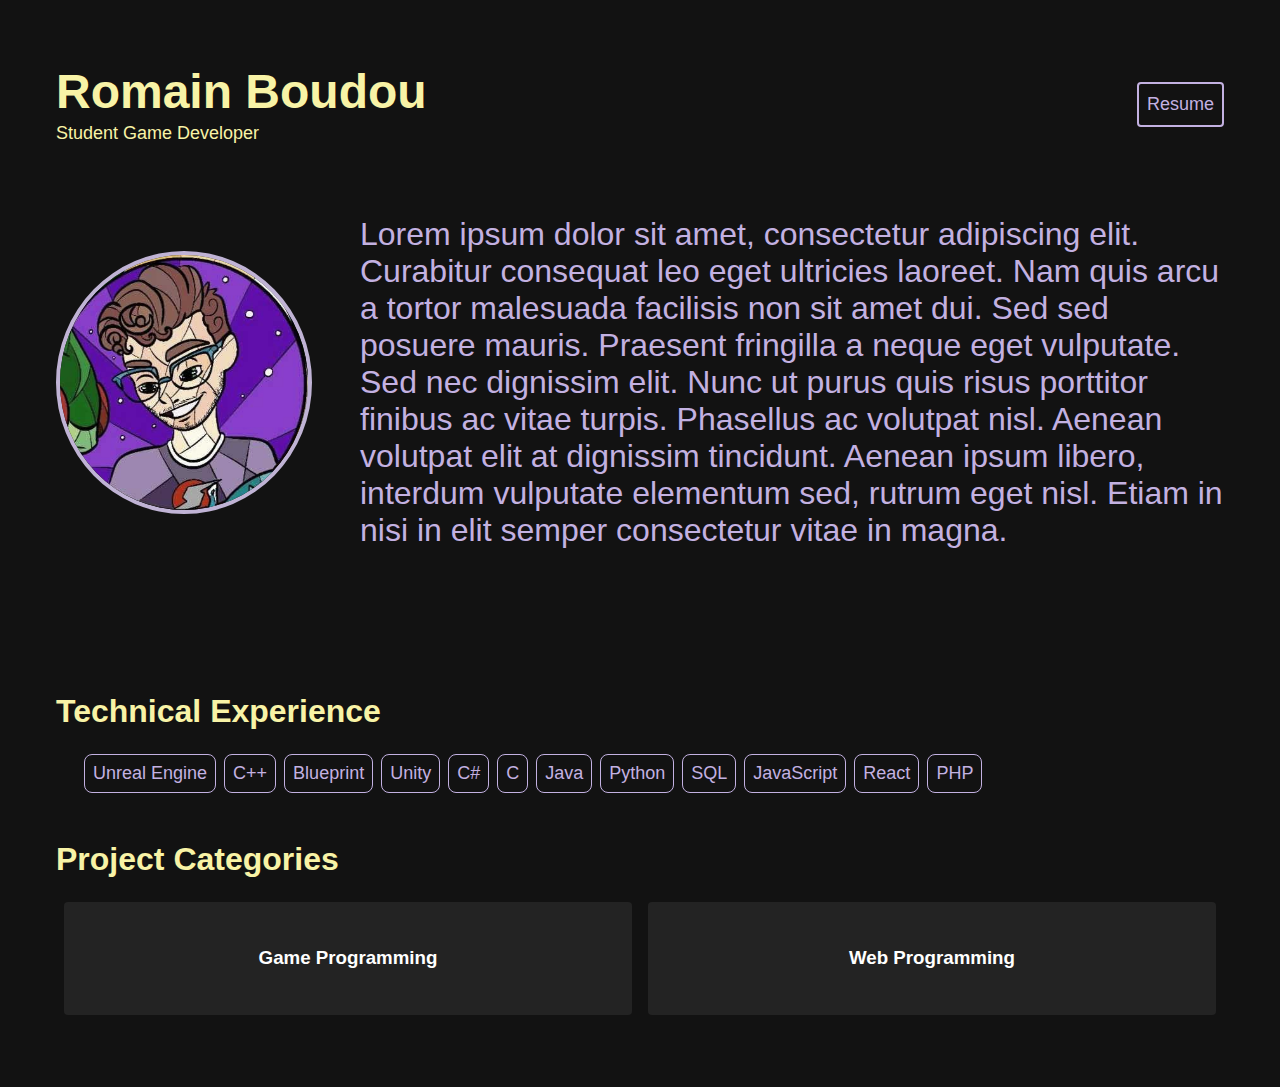
<file: index.html>
<!DOCTYPE html>
<html lang="en">
<head>
    <meta charset="UTF-8">
    <meta name="viewport" content="width=device-width, initial-scale=1.0">
    <link rel="stylesheet" href="https://cdnjs.cloudflare.com/ajax/libs/font-awesome/6.2.0/css/all.min.css" 
    integrity="sha512-xh6O/CkQoPOWDdYTDqeRdPCVd1SpvCA9XXcUnZS2FmJNp1coAFzvtCN9BmamE+4aHK8yyUHUSCcJHgXloTyT2A==" crossorigin="anonymous" 
    referrerpolicy="no-referrer"/>
    <meta name="author" content="Boudou Romain">
    <title>Romain Boudou | Student Game Developer - Portfolio</title>
    <script src="./data/categories.js"></script>
    <link href="./css/header.css" rel="stylesheet">
    <link href="./css/index.css" rel="stylesheet">
</head>
<body>
    <header>
        <h1>
            <a href="#/" class="link-title">Romain Boudou</a>
            <small> Student Game Developer</small>
        </h1>
        <div class="links">
            <a class="link" title="Itch.io" href="https://gros-lynx.itch.io/" target="_blank"><i class="fa-brands fa-itch-io"></i></a>
            <a class="link" title="LinkedIn" href="https://www.linkedin.com/in/romain-boudou-b99977234/" target="_blank"><i class="fa-brands fa-linkedin"></i></a>
            <a class="link" title="GitHub" href="https://github.com/romainboudou" target="_blank"><i class="fa-brands fa-github"></i></a>
            <a class="link-resume" title="Resume" href="">Resume</a>
        </div>
    </header>

    <main>
        <div class="about-information">
            <img class="profile-image" src="./img/profil.jpg" alt="Picture of me">
            <p class="about-text">
                Lorem ipsum dolor sit amet, consectetur adipiscing elit. Curabitur consequat leo eget ultricies laoreet. Nam quis arcu a tortor malesuada facilisis non sit amet dui. Sed sed posuere mauris. Praesent fringilla a neque eget vulputate. Sed nec dignissim elit. Nunc ut purus quis risus porttitor finibus ac vitae turpis. Phasellus ac volutpat nisl. Aenean volutpat elit at dignissim tincidunt. Aenean ipsum libero, interdum vulputate elementum sed, rutrum eget nisl. Etiam in nisi in elit semper consectetur vitae in magna.
            </p>
        </div>
        <h2>Technical Experience</h2>
        <ul class="badge-list">
            <li class="badge">Unreal Engine</li>
            <li class="badge">C++</li>
            <li class="badge">Blueprint</li>
            <li class="badge">Unity</li>
            <li class="badge">C#</li>
            <li class="badge">C</li>
            <li class="badge">Java</li>
            <li class="badge">Python</li>
            <li class="badge">SQL</li>
            <li class="badge">JavaScript</li>
            <li class="badge">React</li>
            <li class="badge">PHP</li>
        </ul>
        <h2>Project Categories</h2>
        <script>
            document.addEventListener("DOMContentLoaded", () => {
                const categoriesContainer = document.createElement("div");
                categoriesContainer.id = "categories-container";

                categories.forEach(category => {
                    const button = document.createElement("button");
                    button.className = "categorie";
                    button.type = "button";
                    button.onclick = () => (window.location.href = category.link);

                    button.innerHTML = `
                        <section>
                            <h3>${category.name}</h3>
                        </section>
                    `;

                    categoriesContainer.appendChild(button);
                });

                document.querySelector("main").appendChild(categoriesContainer);
            });
        </script>
    </main>
</body>
</html>
</file>
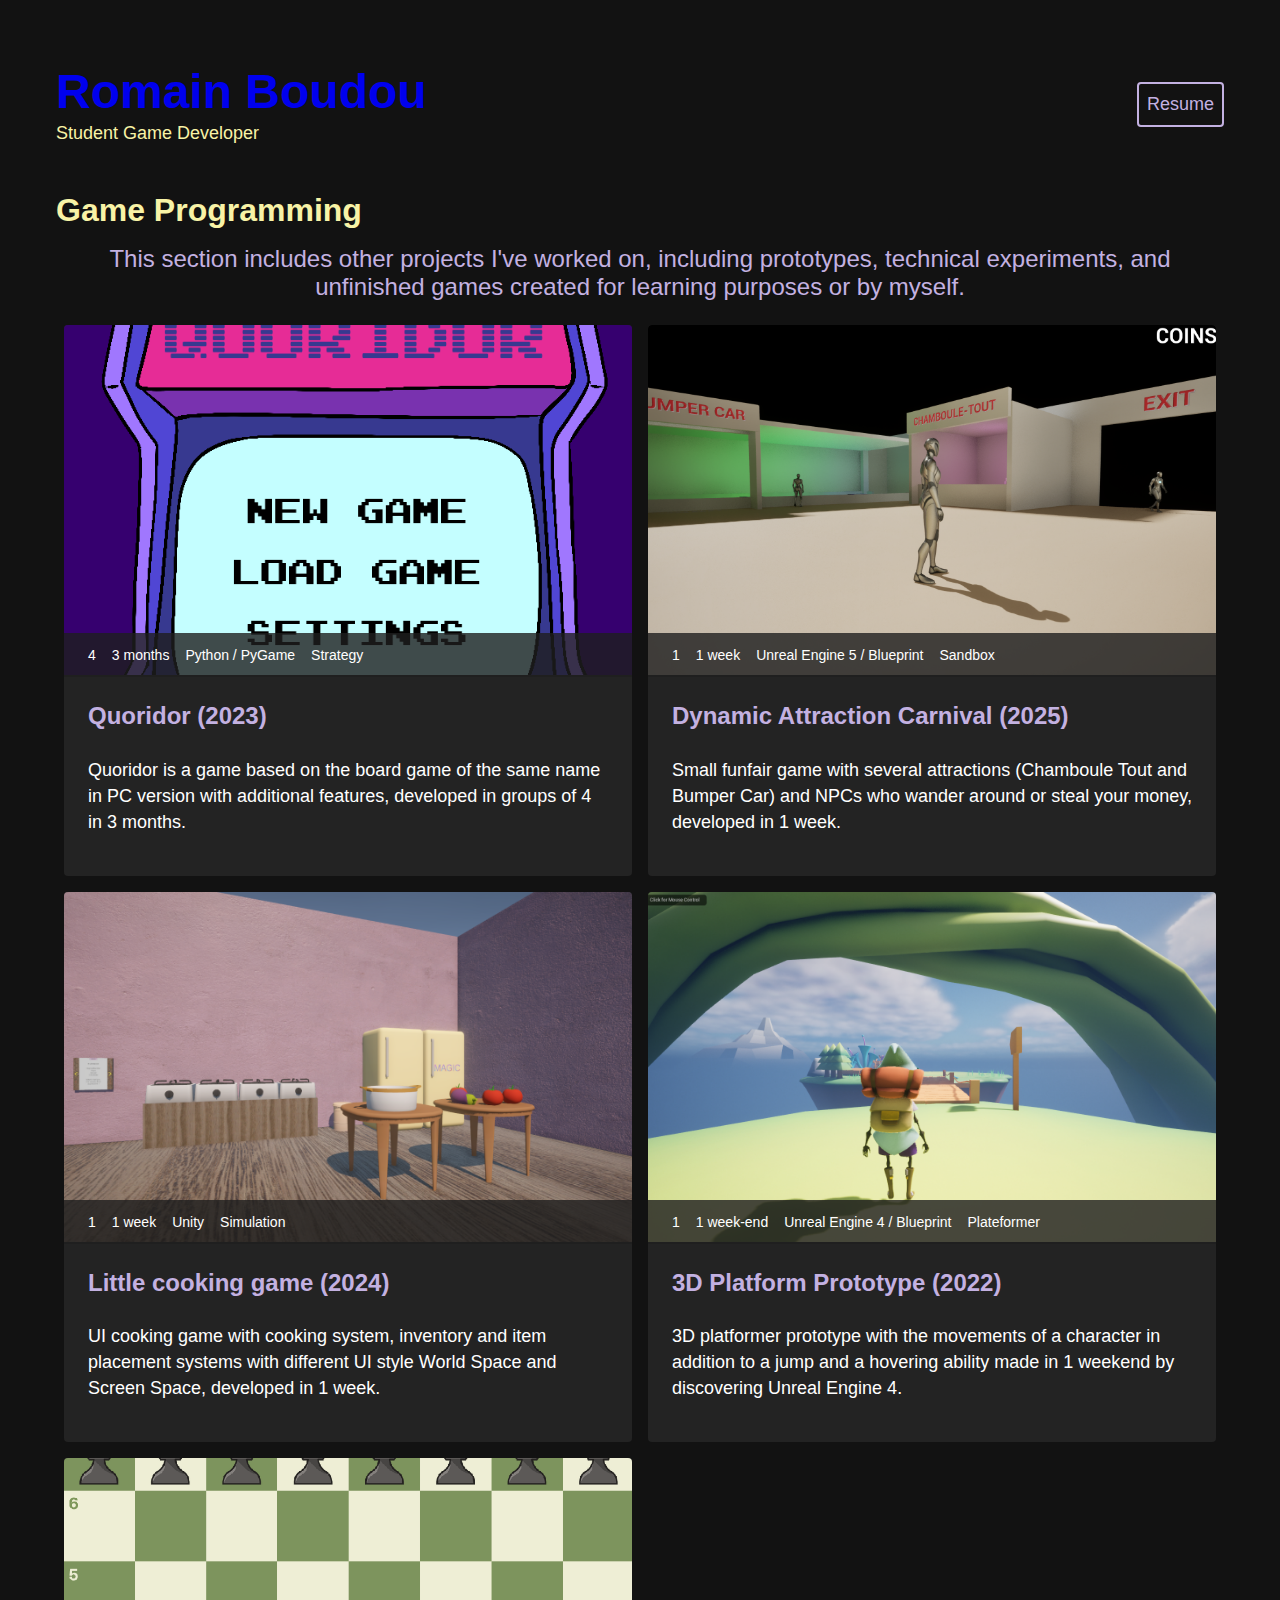
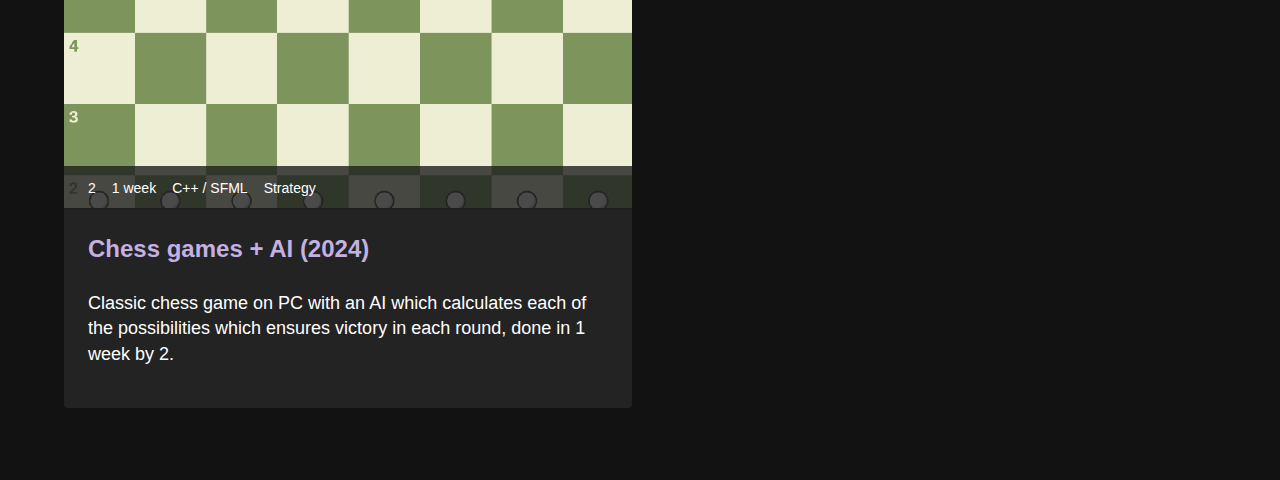
<file: pages/other-projects.html>
<!DOCTYPE html>
<html lang="en">
<head>
    <meta charset="UTF-8">
    <meta name="viewport" content="width=device-width, initial-scale=1.0">
    <link rel="stylesheet" href="https://cdnjs.cloudflare.com/ajax/libs/font-awesome/6.2.0/css/all.min.css" 
    integrity="sha512-xh6O/CkQoPOWDdYTDqeRdPCVd1SpvCA9XXcUnZS2FmJNp1coAFzvtCN9BmamE+4aHK8yyUHUSCcJHgXloTyT2A==" crossorigin="anonymous" 
    referrerpolicy="no-referrer"/>
    <meta name="author" content="Boudou Romain">
    <title>Romain Boudou | Student Game Developer - Game Programming</title>
    <script src="../data/projects.js"></script>
    <link href="../css/header.css" rel="stylesheet">
    <link href="../css/programming.css" rel="stylesheet">
    <link rel="icon" href="../img/profil.jpg" type="image/x-icon">
</head>
<body>
    <header>
        <h1>
            <a href="../index.html">Romain Boudou</a>
            <small> Student Game Developer</small>
        </h1>
        <div class="links">
            <a class="link" title="Itch.io" href="https://gros-lynx.itch.io/" target="_blank"><i class="fa-brands fa-itch-io"></i></a>
            <a class="link" title="LinkedIn" href="https://www.linkedin.com/in/romain-boudou-b99977234/" target="_blank"><i class="fa-brands fa-linkedin"></i></a>
            <a class="link" title="GitHub" href="https://github.com/romainboudou" target="_blank"><i class="fa-brands fa-github"></i></a>
            <a class="link-resume" title="Resume" href="../pdf/cv_romain_boudou.pdf" target="_blank">Resume</a>
        </div>
    </header>

    <main>
        <h2>Game Programming</h2>
        <p class="projects-intro">
            This section includes other projects I've worked on, including prototypes, technical experiments, and unfinished games created for learning purposes or by myself.
        </p>
        <script>
            document.addEventListener("DOMContentLoaded", () => {
                const category = "other-projects"; 
                const projectsContainer = document.createElement("div");
                projectsContainer.id = "projects-container";
        
                const filteredProjects = projects.filter(project => project.category === category);
        
                filteredProjects.forEach(project => {
                    const button = document.createElement("button");
                    button.className = "project-card";
                    button.type = "button";
                    button.onclick = () => (window.location.href = project.link);
        
                    button.innerHTML = `
                        <section>
                            <div class="project-card-image">
                                <img src="${project.image}" alt="${project.title}">
                            </div>
                            <div class="image-additional-info">
                                <div class="team-size">
                                    <i class="fa-solid fa-people-group"></i>
                                    ${project.teamSize}
                                </div>
                                <div class="time">
                                    <i class="fa-solid fa-clock"></i>
                                    ${project.time}
                                </div>
                                <div class="water-mark">
                                    <i class="fa-solid fa-screwdriver-wrench"></i>
                                    ${project.tools}
                                </div>
                                <div class="game-style">
                                    <i class="fa-solid fa-gamepad"></i>
                                    ${project.typeGame}
                                </div>
                            </div>
                            <h3 class="project-card-title">${project.title} (${project.date})</h3>
                            <p class="project-card-description">
                                ${project.description}
                            </p>
                        </section>
                    `;
        
                    projectsContainer.appendChild(button);
                });
        
                document.querySelector("main").appendChild(projectsContainer);
            });
        </script>
    </main>
</body>
</html>
</file>
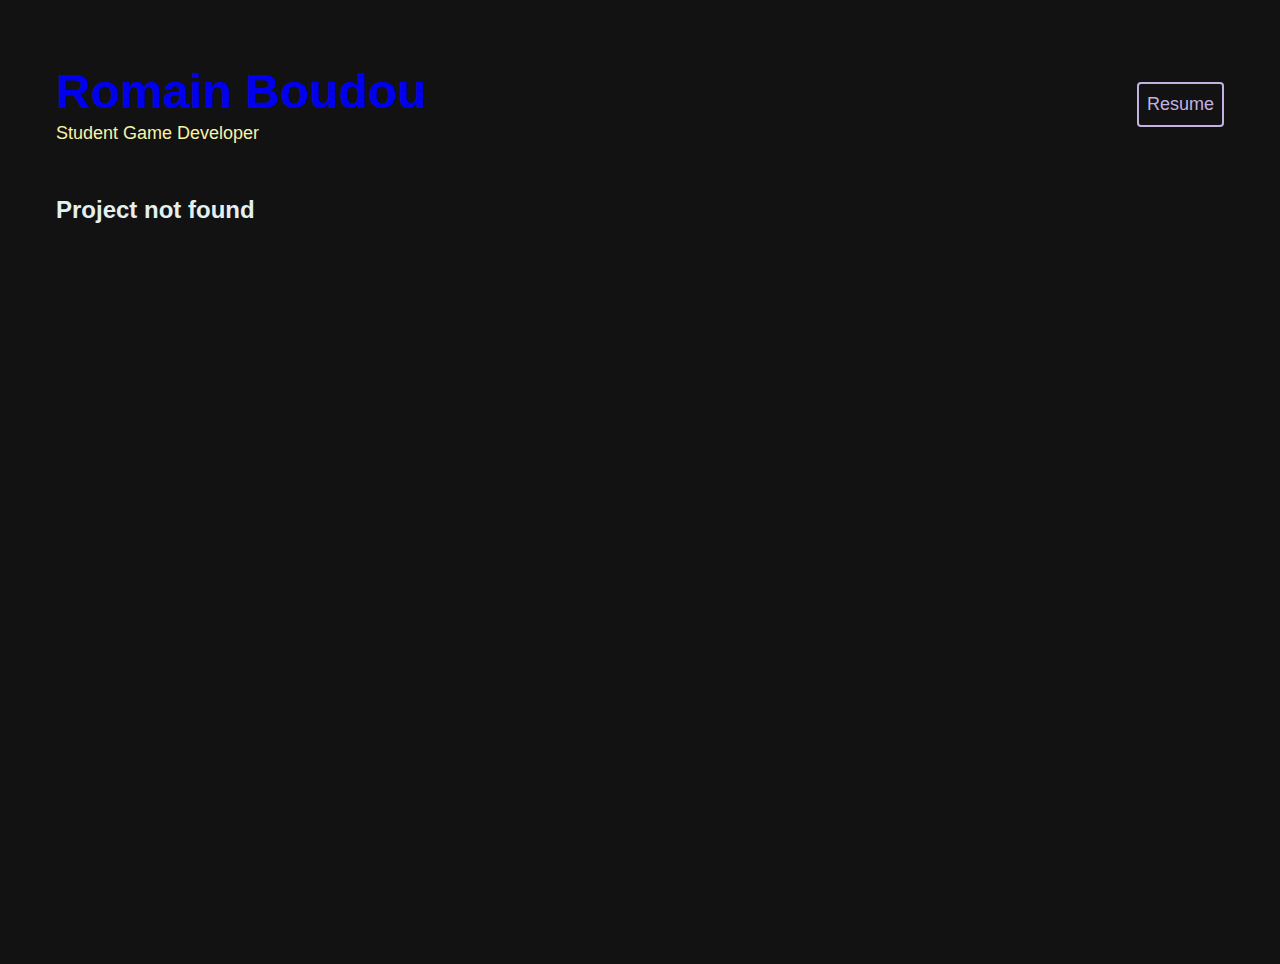
<file: pages/project.html>
<!DOCTYPE html>
<html lang="en">
<head>
    <meta charset="UTF-8">
    <meta name="viewport" content="width=device-width, initial-scale=1.0">
    <link rel="stylesheet" href="https://cdnjs.cloudflare.com/ajax/libs/font-awesome/6.2.0/css/all.min.css" 
    integrity="sha512-xh6O/CkQoPOWDdYTDqeRdPCVd1SpvCA9XXcUnZS2FmJNp1coAFzvtCN9BmamE+4aHK8yyUHUSCcJHgXloTyT2A==" crossorigin="anonymous" 
    referrerpolicy="no-referrer"/>
    <meta name="author" content="Boudou Romain">
    <script src="../data/projects.js"></script>
    <link href="../css/header.css" rel="stylesheet">
    <link href="../css/project.css" rel="stylesheet">
    <link rel="icon" href="../img/profil.jpg" type="image/x-icon">
</head>
<body>
    <header>
        <h1>
            <a href="../index.html">Romain Boudou</a>
            <small> Student Game Developer</small>
        </h1>
        <div class="links">
            <a class="link" title="Itch.io" href="https://gros-lynx.itch.io/" target="_blank"><i class="fa-brands fa-itch-io"></i></a>
            <a class="link" title="LinkedIn" href="https://www.linkedin.com/in/romain-boudou-b99977234/" target="_blank"><i class="fa-brands fa-linkedin"></i></a>
            <a class="link" title="GitHub" href="https://github.com/romainboudou" target="_blank"><i class="fa-brands fa-github"></i></a>
            <a class="link-resume" title="Resume" href="../pdf/CV.pdf" target="_blank">Resume</a>
        </div>
    </header>
    
    <main>
        <div class="portfolio-top">
            <div class="content-placeholder">
                <img>
            </div>
            <h2>The Nine Winds</h2>
        </div>
        <div class="details-project">
            <section class="categorie">
                <h3>About</h3>
            </section>
            <section class="categorie">
                <h3>Project Info</h3>
                <ul>
                    <li>
                        <i class="fa-solid fa-people-group"></i>
                        1
                    </li>
                    <li>
                        <i class="fa-solid fa-clock"></i>
                        1 weeks
                    </li>
                    <li>
                        <i class="fa-solid fa-screwdriver-wrench"></i>
                        Unity
                    </li>
                </ul>
            </section>
        </div>
        <div class="part">
            <h3>Description</h3>
            <p></p>
            <h3>Photos</h3>
            <div class="photos-projets">
                <img>
                <img>
            </div>
        </div>
        <script src="../data/projects.js"></script>
<script>
    document.addEventListener("DOMContentLoaded", () => {
    const params = new URLSearchParams(window.location.search);
    const projectId = params.get("id");

    const project = projects.find(proj => proj.id === projectId);

    if (!project) {
        document.querySelector("main").innerHTML = "<h2>Project not found</h2>";
        return;
    }

    document.title = `Romain Boudou | ${project.title}`;
    document.querySelector(".portfolio-top h2").textContent = project.title;
    document.querySelector(".portfolio-top .content-placeholder img").src = project.image;
    document.querySelector(".portfolio-top .content-placeholder img").alt = project.title;

    document.querySelector(".details-project .categorie:nth-child(1)").innerHTML = `
        <h3>About</h3>
        <p>${project.description || "No detailed description available."}</p>
    `;

    let projectInfoHTML = `
        <h3>Project Info</h3>
        <ul>
            <li><i class="fa-solid fa-people-group"></i> ${project.teamSize}</li>
            <li><i class="fa-solid fa-clock"></i> ${project.time}</li>
            <li><i class="fa-solid fa-screwdriver-wrench"></i> ${project.tools}</li>
    `;

    if (project.category !== "web-programming") {
        projectInfoHTML += `
            <li><i class="fa-solid fa-gamepad"></i> ${project.typeGame} </li>
            <li><i class="fa-solid fa-video"></i> ${project.camera} </li>
        `;
    }

    projectInfoHTML += `</ul>`;

    document.querySelector(".details-project .categorie:nth-child(2)").innerHTML = projectInfoHTML;

    const descriptionSection = document.querySelector(".part");
    descriptionSection.querySelector("p").innerHTML = project.detailedDescription || "No additional description available.";

    const photosContainer = descriptionSection.querySelector(".photos-projets");
    if (project.photos && project.photos.length > 0) {
        photosContainer.innerHTML = project.photos
            .map(photo => `<img src="${photo}" alt="Photo of ${project.title}">`)
            .join("");
    } else {
        photosContainer.innerHTML = "<p>No photos available for this project.</p>";
    }
});

</script>

    </main>
</body>
</html>
</file>
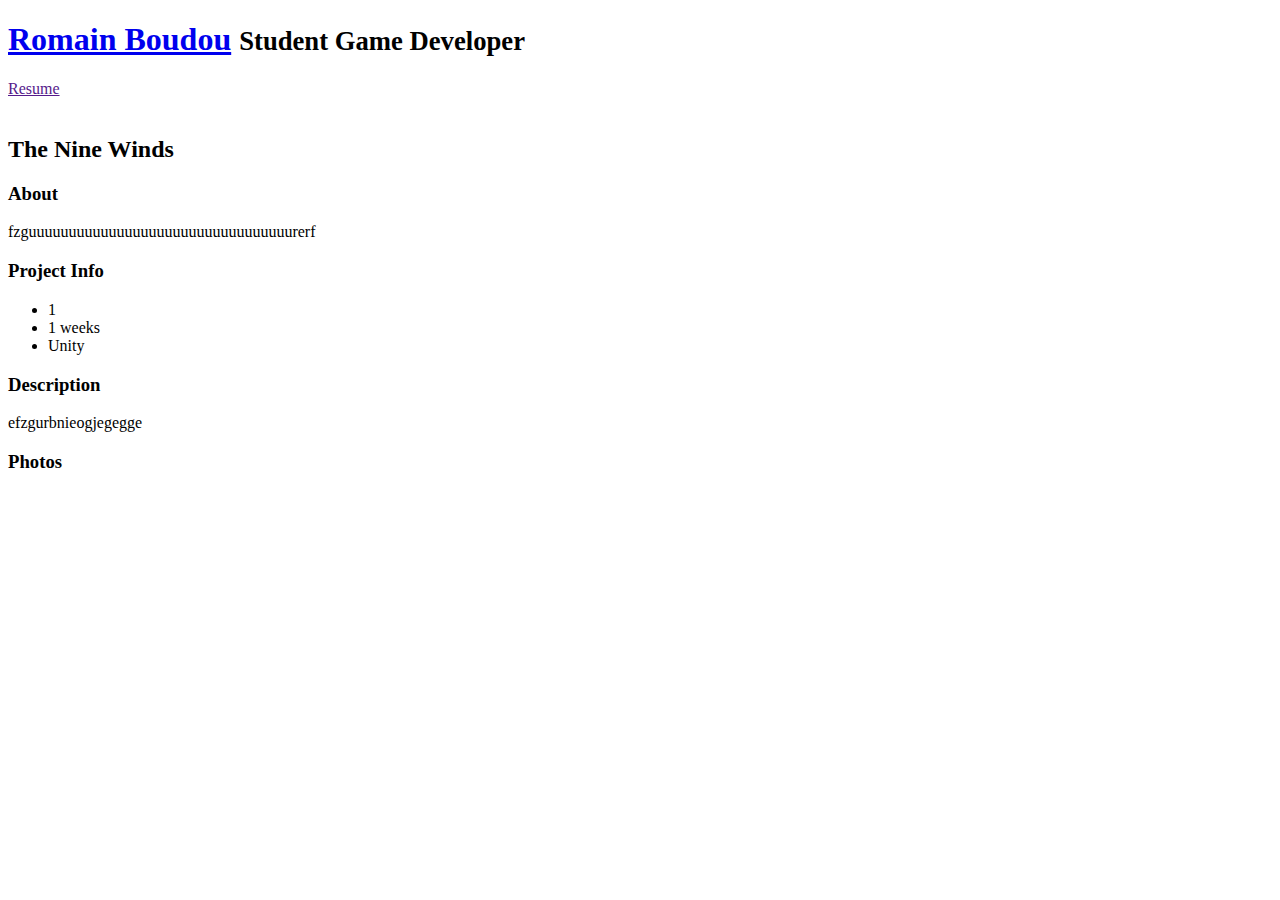
<file: pages/the-nine-winds.html>
<!DOCTYPE html>
<html lang="en">
<head>
    <meta charset="UTF-8">
    <meta name="viewport" content="width=device-width, initial-scale=1.0">
    <link rel="stylesheet" href="https://cdnjs.cloudflare.com/ajax/libs/font-awesome/6.2.0/css/all.min.css" 
    integrity="sha512-xh6O/CkQoPOWDdYTDqeRdPCVd1SpvCA9XXcUnZS2FmJNp1coAFzvtCN9BmamE+4aHK8yyUHUSCcJHgXloTyT2A==" crossorigin="anonymous" 
    referrerpolicy="no-referrer"/>
    <meta name="author" content="Boudou Romain">
    <title>Romain Boudou | Student Game Developer - The Nine Winds</title>
</head>
<body>
    <header>
        <h1>
            <a href="#/">Romain Boudou</a>
            <small> Student Game Developer</small>
        </h1>
        <div class="links">
            <a class="link" title="Itch.io" href="https://gros-lynx.itch.io/" target="_blank"><i class="fa-brands fa-itch-io"></i></a>
            <a class="link" title="LinkedIn" href="https://www.linkedin.com/in/romain-boudou-b99977234/" target="_blank"><i class="fa-brands fa-linkedin"></i></a>
            <a class="link" title="GitHub" href="https://github.com/romainboudou" target="_blank"><i class="fa-brands fa-github"></i></a>
            <a class="link-resume" title="Resume" href="">Resume</a>
        </div>
    </header>
    
    <main>
        <div class="portfolio-top">
            <div class="content-placeholder">
                <img>
            </div>
            <h2>The Nine Winds</h2>
        </div>
        <div class="details-project">
            <section class="categorie">
                <h3>About</h3>
                fzguuuuuuuuuuuuuuuuuuuuuuuuuuuuuuuuurerf
            </section>
            <section class="categorie">
                <h3>Project Info</h3>
                <ul>
                    <li>
                        <i class="fa-solid fa-people-group"></i>
                        1
                    </li>
                    <li>
                        <i class="fa-solid fa-clock"></i>
                        1 weeks
                    </li>
                    <li>
                        <i class="fa-solid fa-screwdriver-wrench"></i>
                        Unity
                    </li>
                </ul>
            </section>
        </div>
        <div class="part">
            <h3>Description</h3>
            <p>efzgurbnieogjegegge</p>
            <h3>Photos</h3>
            <div class="photos-projets">
                <img>
                <img>
            </div>
        </div>
    </main>
</body>
</html>
</file>
<file: css/header.css>
body{
    min-height: 100vh;
    padding: 32px;
    min-width: 288px;
    overflow-x: hidden;
    font-family: Montserrat, sans-serif;
    font-size: 16px;
    color: #e2f0f0;
    background-color : #121212;
}

header {
    display: flex;
    flex-direction: row;
    padding: 32px 16px 0;
    margin: -32px -16px 16px;
    align-items: center;
    position: sticky;
    top: 0;
    background-color: #121212;
    z-index: 10;
    justify-content: space-between;
}

a{
    background-color: transparent;
    cursor: pointer;
    text-decoration: none;
}

a:hover {
    color: inherit;
}

h1 a {
    text-decoration: none;
}

h1 a:visited {
    color: inherit;
}

h1{
    font-size: 3rem;
    color: #f8f3a6;
    text-decoration: none;
}

h1 small {
    margin-top: 4px;
    display: block;
    font-size: 1.125rem;
    font-weight: 400;
}

.link-title{
    color: #f8f3a6;
    text-decoration: none;
}

.links{
    display: flex;
    align-items: center;
    height: 42px;
}

.link{
    font-size: 2.8125rem;
    color : 	#C3B1E1;
    margin-right: 0;
    margin-left: 16px;
}

.link-resume{
    font-size: 18px;
    text-decoration: none;
    border: 2px solid;
    border-radius: 4px;
    padding: 10px 8px;
    color: #C3B1E1;
    margin-right: 0;
    margin-left: 16px;
}
</file>
<file: css/index.css>
main {
    --scroll-y: 0px;
}

.about-information {
    display: flex;
    flex-direction: row;
    align-items: center;
    margin-bottom: 16vh;
    padding-top: 24px;
}

.about-information .profile-image{
    margin-bottom: 0;
    margin-right: 48px;
    border: 4px solid #C3B1E1;
    width: 248px;
    border-radius: 50%;
    filter: grayscale(30%);
}

.about-information .about-text{
    font-weight: 300;
    font-size: 2rem;
    color: #c3b1e1;
    margin: 0;
}

h2 {
    font-size: 2rem;
    margin: 16px 0;
    font-weight: 700;
    color: #f8f3a6;
}

.badge-list{
    padding: 8px 24px 0;
    display: flex;
    flex-wrap: wrap;
    margin-bottom: 32px;
}

.badge-list .badge{
    font-size: 1.125rem;
    font-weight: 500;
    list-style: none;
    padding: 8px;
    border-radius: 8px;
    border: 1px solid #C3B1E1;
    color: #C3B1E1;
    white-space: nowrap;
    margin: 0 4px 16px;
}

button{
    cursor: pointer;
}

#categories-container{
    position: relative;
    display: flex;
    flex-wrap: wrap;
    margin: 0 0 32px;
}

.categorie{
    background-color: #232323;
    border: none;
    text-align: left;
    color: #fff;
    display: inline-block;
    padding: 24px;
    border-radius: 4px;
    font-size: 1rem;
    width: calc(50% - 16px);
    margin: 8px;
    line-height: 1.44;
    text-align: center;
}

.categorie:hover {
    background-color: #333333;
}

button, select {
    text-transform: none;
}

button, input {
    overflow: visible;
}

button, input, optgroup, select, textarea {
    font-family: inherit;
}

div {
    display: block;
    unicode-bidi: isolate;
}

body {
    max-width: 1168px;
    margin: 0 auto;
}

@media (max-width: 768px) {
    .about-information {
        flex-direction: column;
    }

    .about-information .profile-image{
        margin-right: 0;
        margin-bottom: 30px;
    }

    .about-information .about-text{
        text-align: center;
    }

    #categories-container{
        align-items: center;
        flex-direction: row;
    }

    .categorie {
        width: calc(50% - 16px);
    }
}
</file>
<file: css/programming.css>
div {
    display: block;
    unicode-bidi: isolate;
}

body {
    max-width: 1168px;
    margin: 0 auto;
}

main {
    --scroll-y: 0px;
}

h2 {
    font-size: 2rem;
    margin: 16px 0;
    font-weight: 700;
    color: #f8f3a6;
}

button{
    cursor: pointer;
}

section {
    display: block;
    unicode-bidi: isolate;
}

#projects-container{
    align-items: flex-start;
    position: relative;
    display: flex;
    flex-wrap: wrap;
    margin: 0 0 32px;
}

.project-card{
    background-color: #232323;
    margin: 8px;
    font-size: 1.125rem;
    width: calc(50% - 16px);
    border: none;
    text-align: left;
    color: #fff;
    display: inline-block;
    padding: 24px;
    border-radius: 4px;
    line-height: 1.44;
    cursor : pointer;
}

.projects-intro {
    color: #C3B1E1;
    font-size: 1.5rem;
    text-align: center;
}

.project-card:hover {
    background-color: #333333;
}

.project-card-image {
    position: relative;
    margin-left: -24px;
    margin-top: -24px;
    width: calc(100% + 48px);
    height: 350px;
    display: inline-flex;
    background-color: #252525;
    border-top-left-radius: 4px;
    border-top-right-radius: 4px;
    overflow: hidden;
}

.project-card-image img {
    width: 100%;
    height: 100%; /* Remplit le conteneur en hauteur */
    object-fit: cover; /* Maintient les proportions et remplit le conteneur */
}

.image-additional-info{
    display: flex;
    position: relative;
    padding: 12px 24px;
    margin-left: -16px;
    margin-right: -32px;
    margin-bottom: -52px;
    left: -8px;
    background-color: rgba(30, 30, 30, .8);
    top: -50px;
    font-size: .875rem;
}

.image-additional-info>div {
    margin-right: 16px;
}

h3 {
    font-size: 1.5rem;
}

.project-card-title {
    color: #C3B1E1;
    display: flex;
    flex-wrap: wrap;
    align-items: center;
}

p{
    margin: 16px 0;
}
</file>
<file: css/project.css>
div {
    display: block;
    unicode-bidi: isolate;
}

body {
    max-width: 1168px;
    margin: 0 auto;
}

main {
    --scroll-y: 0px;
}

button{
    cursor: pointer;
}

section {
    display: block;
    unicode-bidi: isolate;
}

.portfolio-top{
    margin: 8px;
}

.content-placeholder{
    position: relative;
    width: 100%;
    display: inline-flex;
    background-color: #252525;
    overflow: hidden;
    height: 650px;
}

.content-placeholder img{
    width: 100%;
    height: 100%;
    object-fit: cover;
}

.portfolio-top h2{
    margin-bottom: -100px;
    top: -100px;
    font-size: 2rem;
    position: relative;
    padding: 16px;
    background-color: rgba(30, 30, 30, .8);
    font-weight: 700;
    color: #C3B1E1;
}

.details-project{
    align-items: flex-start;
    position: relative;
    display: flex;
    margin: 0 0 32px;
    box-sizing: border-box;
}

.details-project .categorie {
    background-color: #232323;
    margin: 8px;
    font-size: 1.125rem;
    width: calc(50% - 16px);
    border: none;
    text-align: left;
    color: #fff;
    display: inline-block;
    padding: 24px;
    border-radius: 4px;
    line-height: 1.44;
}

.details-project .categorie h3 {
    font-size: 1.5rem;
}

.details-project .categorie ul {
    padding: 0;
    list-style: none;
}

.details-project .categorie li {
    margin-bottom: 4px;
}

.part h3{
    font-size: 1.5rem;
    color: #f8f3a6;
}

.part p {
    font-size: 1.125rem;
    line-height: 1.44;
}

p {
    margin: 16px 0;
}

.photos-projets {
    display: flex;
    flex-wrap: wrap;
    gap: 16px; 
    justify-content: flex-start; 
    width: 100%; 
}

.photos-projets img {
    width: calc(50% - 8px); 
    max-width: 100%; 
    height: auto;
    border-radius: 8px; 
    box-shadow: 0 4px 6px rgba(0, 0, 0, 0.1);
}

.photos-projets img:last-child {
    width: calc(50% - 8px); 
    align-self: center;
    justify-self: center; 
    margin-left: auto;
    margin-right: auto; 
}

h4 {
    color: #C3B1E1;
}

@media (max-width: 768px) {
    p {
        text-align: center;
    }
}
</file>
